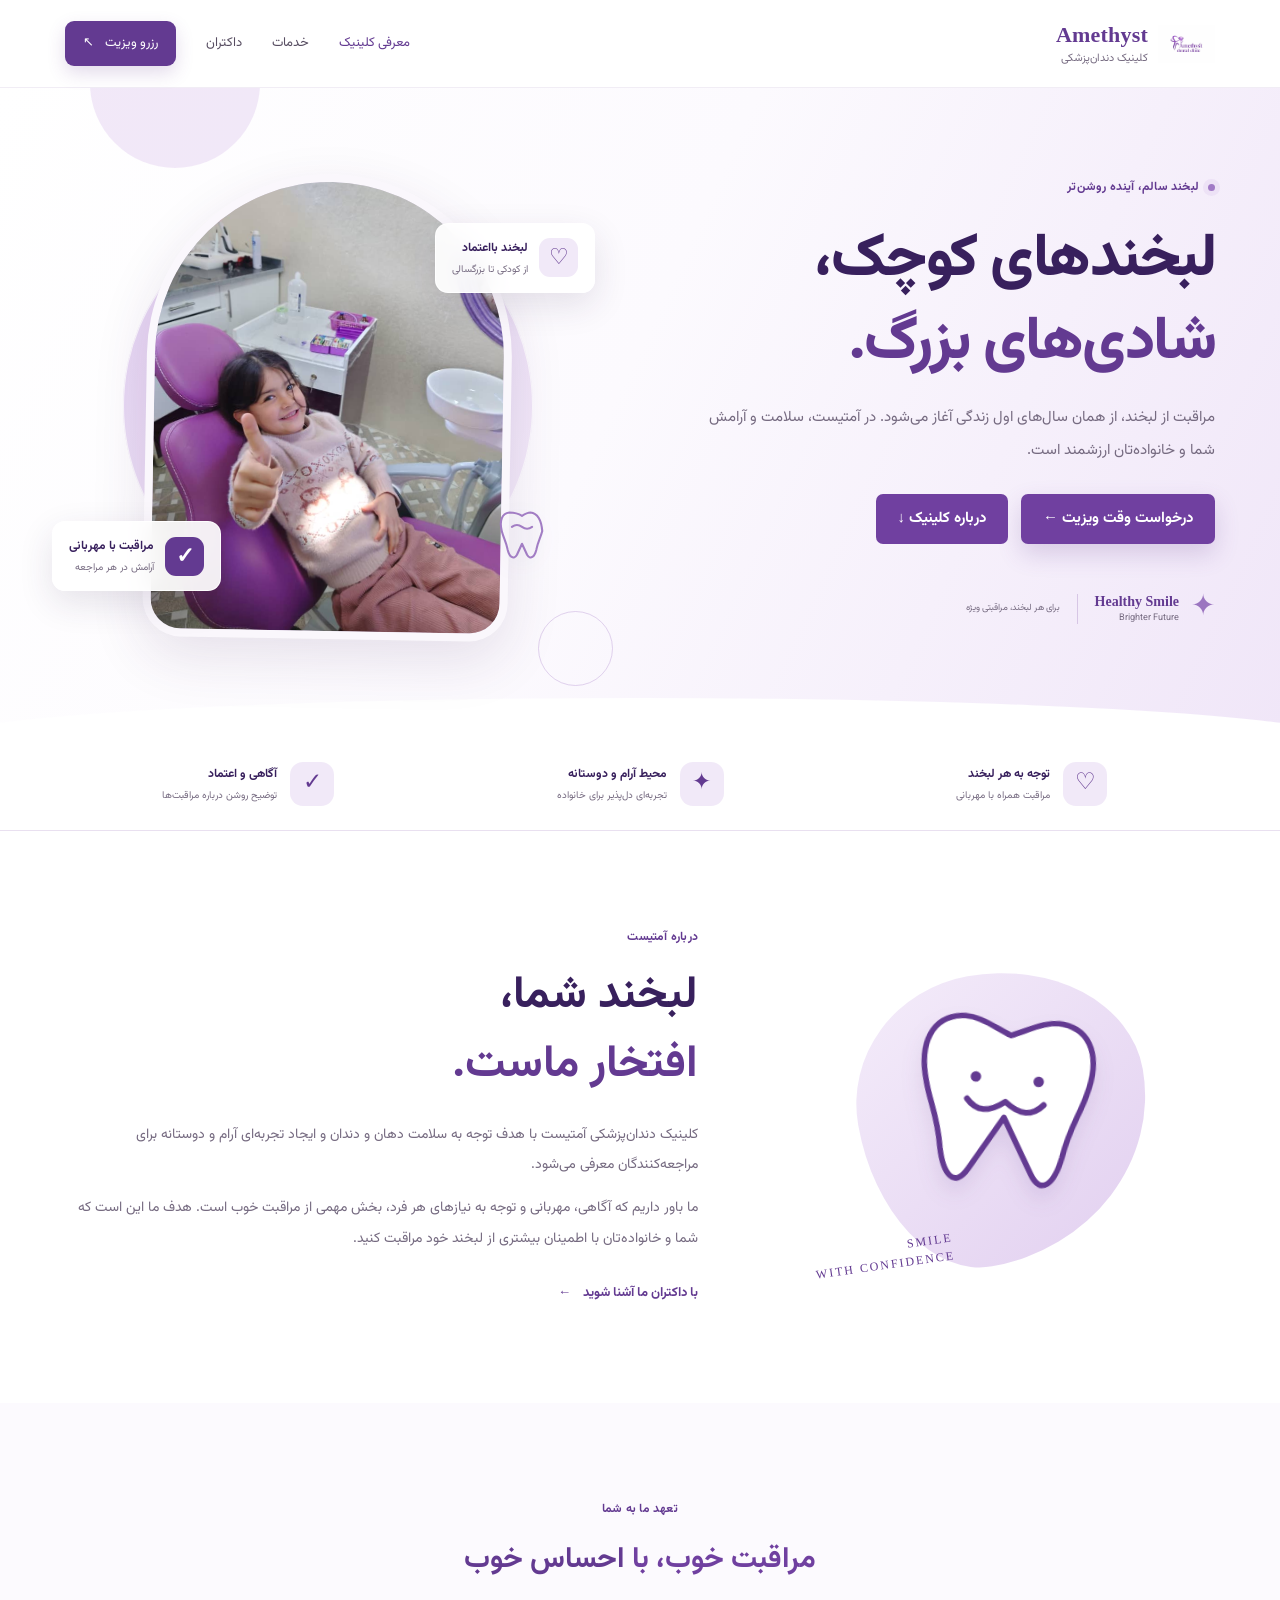
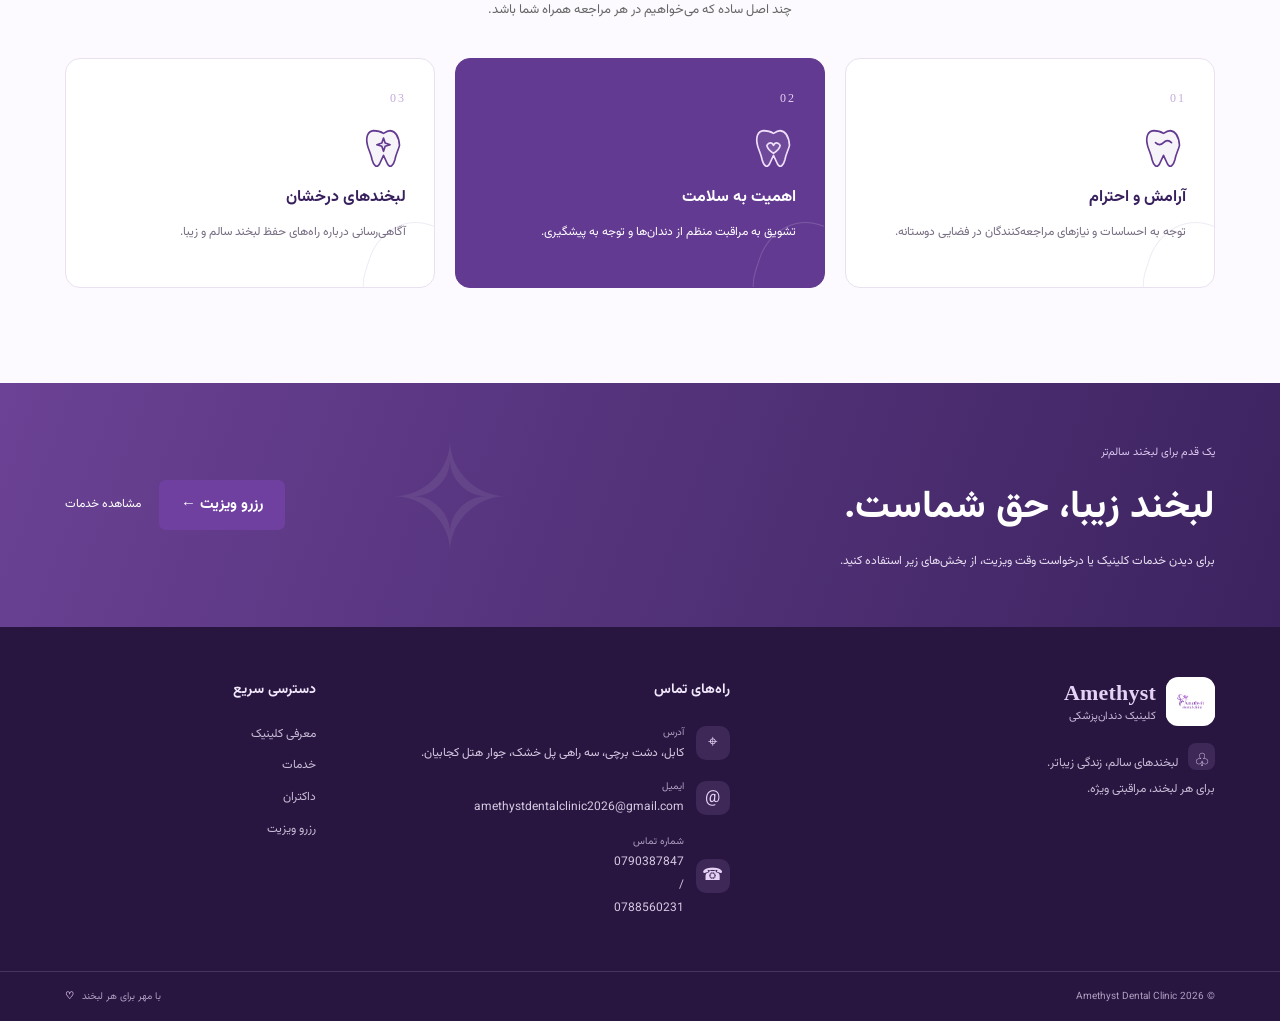
<file: index.html>
<!DOCTYPE html>
<html lang="fa" dir="rtl">
<head>
  <meta charset="UTF-8">
  <meta name="viewport" content="width=device-width, initial-scale=1.0">
  <meta name="description" content="کلینیک دندان‌پزشکی آمتیست؛ لبخندهای سالم، زندگی زیباتر..">
  <title>Amethyst | کلینیک دندان‌پزشکی</title>
  <link rel="stylesheet" href="style.css">
</head>
<body>
  <header class="site-header">
    <div class="container nav-wrap">
      <a class="brand" href="index.html" aria-label="صفحه اصلی آمتیست">
        <img src="images/logo-reference.jpg" alt="لوگوی کلینیک دندان‌پزشکی آمتیست">
        <span class="brand-text"><strong>Amethyst</strong><small>کلینیک دندان‌پزشکی</small></span>
      </a>
      <button class="menu-toggle" id="menuToggle" aria-label="باز کردن منو" aria-expanded="false">☰</button>
      <nav class="nav-links" id="navLinks">
        <a class="active" href="index.html">معرفی کلینیک</a>
        <a href="services.html">خدمات</a>
        <a href="doctors.html">داکتران</a>
        <a class="nav-cta" href="appointment.html">رزرو ویزیت <span>↖</span></a>
      </nav>
    </div>
  </header>

  <main>
    <section class="hero">
      <div class="hero-orb orb-one"></div><div class="hero-orb orb-two"></div>
      <div class="container hero-grid">
        <div class="hero-copy">
          <div class="eyebrow"><span class="eyebrow-dot"></span> لبخند سالم، آینده روشن‌تر</div>
          <h1>لبخندهای کوچک،<br><em>شادی‌های بزرگ.</em></h1>
          <p class="hero-lead">مراقبت از لبخند، از همان سال‌های اول زندگی آغاز می‌شود. در آمتیست، سلامت و آرامش شما و خانواده‌تان ارزشمند است.</p>
          <div class="hero-actions">
            <a class="button button-primary" href="appointment.html">درخواست وقت ویزیت <span>←</span></a>
            <a class="button button-quiet" href="#about">درباره کلینیک <span>↓</span></a>
          </div>
          <div class="hero-note"><span class="sparkle">✦</span><span><strong>Healthy Smile</strong><small>Brighter Future</small></span><i>—</i><small>برای هر لبخند، مراقبتی ویژه</small></div>
        </div>
        <div class="hero-visual">
          <div class="image-halo"></div>
          <div class="hero-image-frame"><img src="images/hero-child.jpg" alt="لبخند کودک؛ نماد اهمیت مراقبت از دندان‌های کودکان"></div>
          <div class="floating-card card-top"><span class="mini-tooth">♡</span><span><strong>لبخند بااعتماد</strong><small>از کودکی تا بزرگسالی</small></span></div>
          <div class="floating-card card-bottom"><span class="check-mark">✓</span><span><strong>مراقبت با مهربانی</strong><small>آرامش در هر مراجعه</small></span></div>
          <div class="decor-star tooth-sparkle" aria-hidden="true">
            <svg viewBox="0 0 64 72" role="img" aria-label="شکل دندان">
              <path d="M17 7C8 8 5 17 8 29c2 8 5 12 7 22 2 8 7 13 11 6l6-13 6 13c4 7 9 2 11-6 2-10 5-14 7-22C55 17 51 8 42 7c-4 0-7 2-10 4-3-2-7-4-15-4Z"/>
              <path d="M20 24c4-3 8-3 12 0s8 3 12 0"/>
            </svg>
          </div>
        </div>
      </div>
      <div class="hero-wave"></div>
    </section>

    <section class="promise-strip">
      <div class="container promise-grid">
        <div><span class="promise-icon">♡</span><span><strong>توجه به هر لبخند</strong><small>مراقبت همراه با مهربانی</small></span></div>
        <div><span class="promise-icon">✦</span><span><strong>محیط آرام و دوستانه</strong><small>تجربه‌ای دل‌پذیر برای خانواده</small></span></div>
        <div><span class="promise-icon">✓</span><span><strong>آگاهی و اعتماد</strong><small>توضیح روشن درباره مراقبت‌ها</small></span></div>
      </div>
    </section>

    <section class="about section-pad" id="about">
      <div class="container about-grid">
        <div class="about-art">
          <div class="about-blob"></div>
          <div class="tooth-art" aria-hidden="true">
            <svg viewBox="0 0 120 140">
              <path d="M31 10C14 12 8 28 14 49c3 12 8 19 11 37 3 15 10 23 17 11l18-31 18 31c7 12 14 4 17-11 3-18 8-25 11-37 6-21 0-37-17-39-10-1-19 5-29 9-10-4-19-10-29-9Z"/>
              <path class="tooth-smile" d="M38 57c6 7 13 7 22 0 9 7 16 7 22 0"/>
              <circle class="tooth-eye" cx="42" cy="44" r="3"/>
              <circle class="tooth-eye" cx="78" cy="44" r="3"/>
            </svg>
          </div>
          <span class="art-caption">SMILE<br>WITH CONFIDENCE</span>
        </div>
        <div class="about-copy">
          <div class="eyebrow">درباره آمتیست</div>
          <h2>لبخند شما،<br><em>افتخار ماست.</em></h2>
          <p>کلینیک دندان‌پزشکی آمتیست با هدف توجه به سلامت دهان و دندان و ایجاد تجربه‌ای آرام و دوستانه برای مراجعه‌کنندگان معرفی می‌شود.</p>
          <p>ما باور داریم که آگاهی، مهربانی و توجه به نیازهای هر فرد، بخش مهمی از مراقبت خوب است. هدف ما این است که شما و خانواده‌تان با اطمینان بیشتری از لبخند خود مراقبت کنید.</p>
          <a href="doctors.html" class="inline-link">با داکتران ما آشنا شوید <span>←</span></a>
        </div>
      </div>
    </section>

    <section class="care-section section-pad">
      <div class="container">
        <div class="section-heading">
          <div class="eyebrow">تعهد ما به شما</div>
          <h2>مراقبت خوب، با <em>احساس خوب</em></h2>
          <p>چند اصل ساده که می‌خواهیم در هر مراجعه همراه شما باشد.</p>
        </div>
        <div class="care-cards">
          <article class="care-card"><div class="care-number">01</div><div class="care-symbol dental-symbol" aria-hidden="true">
              <svg viewBox="0 0 64 72"><path d="M17 7C8 8 5 17 8 29c2 8 5 12 7 22 2 8 7 13 11 6l6-13 6 13c4 7 9 2 11-6 2-10 5-14 7-22C55 17 51 8 42 7c-4 0-7 2-10 4-3-2-7-4-15-4Z"/><path d="M20 25c4 4 8 4 12 0s8-4 12 0"/></svg>
            </div><h3>آرامش و احترام</h3><p>توجه به احساسات و نیازهای مراجعه‌کنندگان در فضایی دوستانه.</p></article>
          <article class="care-card featured"><div class="care-number">02</div><div class="care-symbol dental-symbol" aria-hidden="true">
              <svg viewBox="0 0 64 72"><path d="M17 7C8 8 5 17 8 29c2 8 5 12 7 22 2 8 7 13 11 6l6-13 6 13c4 7 9 2 11-6 2-10 5-14 7-22C55 17 51 8 42 7c-4 0-7 2-10 4-3-2-7-4-15-4Z"/><path d="M22 29c3-5 8-5 10 0 2-5 7-5 10 0-1 6-7 10-10 12-3-2-9-6-10-12Z"/></svg>
            </div><h3>اهمیت به سلامت</h3><p>تشویق به مراقبت منظم از دندان‌ها و توجه به پیشگیری.</p></article>
          <article class="care-card"><div class="care-number">03</div><div class="care-symbol dental-symbol" aria-hidden="true">
              <svg viewBox="0 0 64 72"><path d="M17 7C8 8 5 17 8 29c2 8 5 12 7 22 2 8 7 13 11 6l6-13 6 13c4 7 9 2 11-6 2-10 5-14 7-22C55 17 51 8 42 7c-4 0-7 2-10 4-3-2-7-4-15-4Z"/><path d="m32 18 2.5 7.5L42 28l-7.5 2.5L32 38l-2.5-7.5L22 28l7.5-2.5Z"/></svg>
            </div><h3>لبخندهای درخشان</h3><p>آگاهی‌رسانی درباره راه‌های حفظ لبخند سالم و زیبا.</p></article>
        </div>
      </div>
    </section>

    <section class="cta-section">
      <div class="container cta-inner">
        <div class="cta-decoration">✧</div>
        <div><span class="cta-kicker">یک قدم برای لبخند سالم‌تر</span><h2>لبخند زیبا، حق شماست.</h2><p>برای دیدن خدمات کلینیک یا درخواست وقت ویزیت، از بخش‌های زیر استفاده کنید.</p></div>
        <div class="cta-actions"><a class="button button-white" href="appointment.html">رزرو ویزیت <span>←</span></a><a class="cta-secondary" href="services.html">مشاهده خدمات</a></div>
      </div>
    </section>
  </main>

  <footer class="site-footer">
    <div class="container footer-grid">
      <div class="footer-brand">
        <a class="brand brand-footer" href="index.html"><img src="images/logo-reference.jpg" alt=""><span class="brand-text"><strong>Amethyst</strong><small>کلینیک دندان‌پزشکی</small></span></a>
        <p><span class="footer-tooth" aria-hidden="true">♧</span> لبخندهای سالم، زندگی زیباتر.<br>برای هر لبخند، مراقبتی ویژه.</p>
      </div>
      <div class="footer-contact">
        <h3>راه‌های تماس</h3>
        <p><span class="contact-icon">⌖</span><span><small>آدرس</small>کابل، دشت برچی، سه راهی پل خشک، جوار هتل کجابیان.</span></p>
        <p><span class="contact-icon">@</span><span><small>ایمیل</small><a href="amethystdentalclinic2026@gmail.com">amethystdentalclinic2026@gmail.com</a></span></p>
        <p><span class="contact-icon">☎</span><span><small>شماره تماس</small><a href="tel:0790387847">0790387847</a> / <a href="tel:0788560231">0788560231</a></span></p>
      </div>
      <div class="footer-nav">
        <h3>دسترسی سریع</h3>
        <a href="index.html">معرفی کلینیک</a><a href="services.html">خدمات</a><a href="doctors.html">داکتران</a><a href="appointment.html">رزرو ویزیت</a>
      </div>
    </div>
    <div class="footer-bottom"><div class="container"><span>© <span id="currentYear"></span> Amethyst Dental Clinic</span><span>با مهر برای هر لبخند <b>♡</b></span></div></div>
  </footer>
  <script src="script.js"></script>
</body>
</html>
</file>
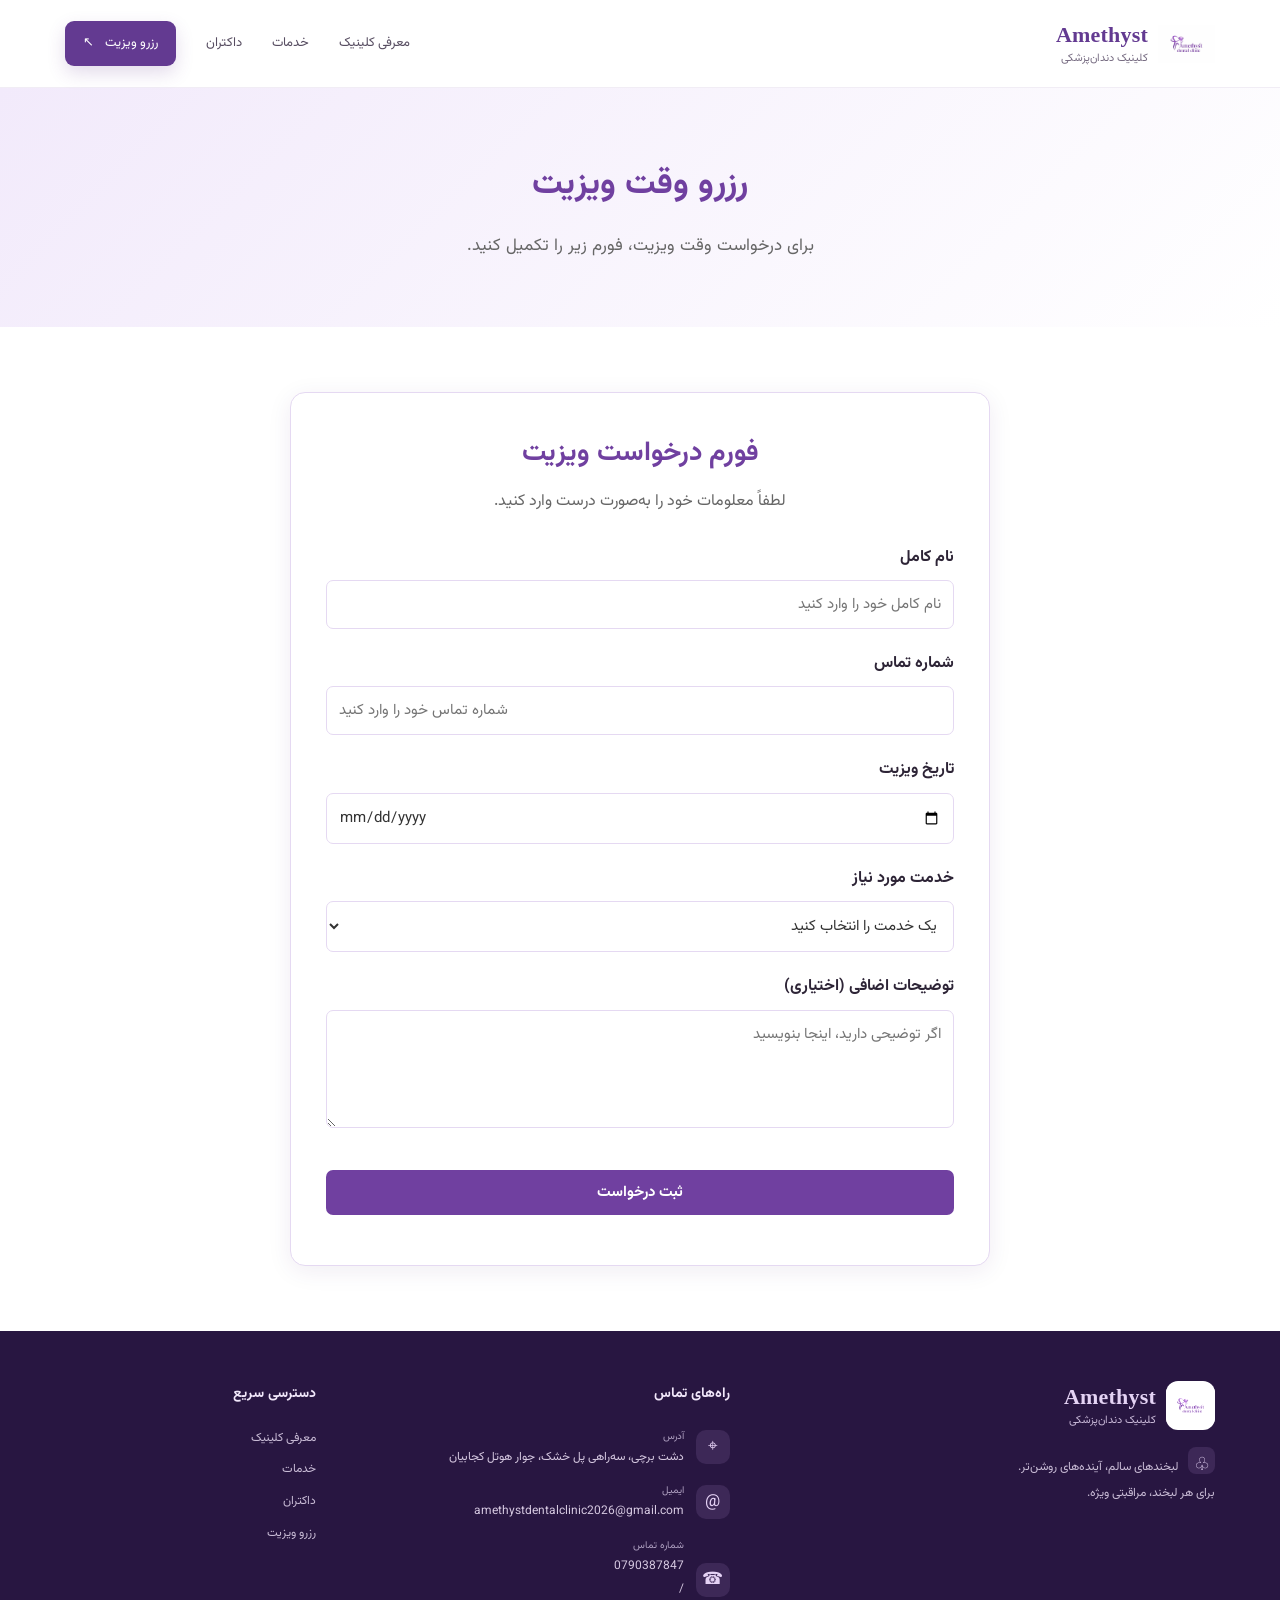
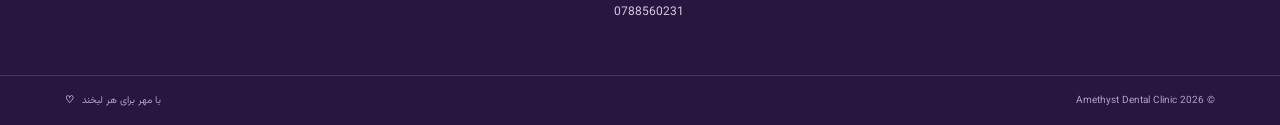
<file: appointment.html>
<!DOCTYPE html>
<html lang="fa" dir="rtl">

<head>
    <meta charset="UTF-8">
    <meta name="viewport" content="width=device-width, initial-scale=1.0">

    <title>رزرو ویزیت | Amethyst Dental Clinic</title>

    <link rel="stylesheet" href="style.css">
</head>

<body>



<header class="site-header">
  <div class="container nav-wrap">
    <a class="brand" href="index.html" aria-label="صفحه اصلی آمتیست">
      <img src="images/logo-reference.jpg" alt="لوگوی کلینیک دندان‌پزشکی آمتیست">
      <span class="brand-text">
        <strong>Amethyst</strong>
        <small>کلینیک دندان‌پزشکی</small>
      </span>
    </a>

    <button class="menu-toggle" id="menuToggle" aria-label="باز کردن منو" aria-expanded="false">☰</button>

    <nav class="nav-links" id="navLinks">
      <a href="index.html">معرفی کلینیک</a>
      <a href="services.html">خدمات</a>
      <a href="doctors.html">داکتران</a>
      <a class="nav-cta" href="appointment.html">رزرو ویزیت <span>↖</span></a>
    </nav>
  </div>
</header>

    <!-- Appointment Section -->
    <main>

        <section class="page-hero">
            <div class="container">

                <h1>رزرو وقت ویزیت</h1>

                <p>
                    برای درخواست وقت ویزیت، فورم زیر را تکمیل کنید.
                </p>

            </div>
        </section>


        <section class="appointment-section">

            <div class="container">

                <div class="appointment-card">

                    <h2>فورم درخواست ویزیت</h2>

                    <p class="form-description">
                        لطفاً معلومات خود را به‌صورت درست وارد کنید.
                    </p>


                    <form id="appointmentForm">

                        <!-- Full Name -->
                        <div class="form-group">

                            <label for="fullName">
                                نام کامل
                            </label>

                            <input
                                type="text"
                                id="fullName"
                                name="fullName"
                                placeholder="نام کامل خود را وارد کنید"
                                required
                                minlength="3"
                            >

                        </div>


                        <!-- Phone Number -->
                        <div class="form-group">

                            <label for="phone">
                                شماره تماس
                            </label>

                            <input
                                type="tel"
                                id="phone"
                                name="phone"
                                placeholder="شماره تماس خود را وارد کنید"
                                required
                            >

                        </div>


                        <!-- Appointment Date -->
                        <div class="form-group">

                            <label for="appointmentDate">
                                تاریخ ویزیت
                            </label>

                            <input
                                type="date"
                                id="appointmentDate"
                                name="appointmentDate"
                                required
                            >

                        </div>


                        <!-- Service Selection -->
                        <div class="form-group">

                            <label for="service">
                                خدمت مورد نیاز
                            </label>

                            <select
                                id="service"
                                name="service"
                                required
                            >

                                <option value="">
                                    یک خدمت را انتخاب کنید
                                </option>

                                <option value="examination">
                                    معاینه دندان
                                </option>

                                <option value="cleaning">
                                    پاک‌کاری دندان
                                </option>

                                <option value="whitening">
                                    سفیدسازی دندان
                                </option>

                                <option value="other">
                                    سایر خدمات
                                </option>

                            </select>

                        </div>


                        <!-- Additional Message -->
                        <div class="form-group">

                            <label for="message">
                                توضیحات اضافی (اختیاری)
                            </label>

                            <textarea
                                id="message"
                                name="message"
                                rows="4"
                                placeholder="اگر توضیحی دارید، اینجا بنویسید"
                            ></textarea>

                        </div>


                        <!-- Submit Button -->
                        <button type="submit" class="button submit-button">
                            ثبت درخواست
                        </button>


                        <!-- Form Feedback -->
                        <p
                            id="formMessage"
                            class="form-message"
                            role="status"
                            aria-live="polite"
                        ></p>

                    </form>

                </div>

            </div>

        </section>

    </main>


    <footer class="site-footer">
  <div class="container footer-grid">
    <div class="footer-brand">
      <a class="brand brand-footer" href="index.html">
        <img src="images/logo-reference.jpg" alt="">
        <span class="brand-text">
          <strong>Amethyst</strong>
          <small>کلینیک دندان‌پزشکی</small>
        </span>
      </a>

      <p>
        <span class="footer-tooth" aria-hidden="true">♧</span>
        لبخندهای سالم، آینده‌های روشن‌تر.<br>
        برای هر لبخند، مراقبتی ویژه.
      </p>
    </div>

    <div class="footer-contact">
      <h3>راه‌های تماس</h3>

      <p>
        <span class="contact-icon">⌖</span>
        <span><small>آدرس</small>دشت برچی، سه‌راهی پل خشک، جوار هوتل کجابیان</span>
      </p>

      <p>
        <span class="contact-icon">@</span>
        <span>
          <small>ایمیل</small>
          <a href="mailto:amethystdentalclinic2026@gmail.com">amethystdentalclinic2026@gmail.com</a>
        </span>
      </p>

      <p>
        <span class="contact-icon">☎</span>
        <span>
          <small>شماره تماس</small>
          <a href="tel:0790387847">0790387847</a> /
          <a href="tel:0788560231">0788560231</a>
        </span>
      </p>
    </div>

    <div class="footer-nav">
      <h3>دسترسی سریع</h3>
      <a href="index.html">معرفی کلینیک</a>
      <a href="services.html">خدمات</a>
      <a href="doctors.html">داکتران</a>
      <a href="appointment.html">رزرو ویزیت</a>
    </div>
  </div>

  <div class="footer-bottom">
    <div class="container">
      <span>© <span id="currentYear"></span> Amethyst Dental Clinic</span>
      <span>با مهر برای هر لبخند <b>♡</b></span>
    </div>
  </div>
    </footer>

    <script src="script.js"></script>
</body>
</html>
</file>
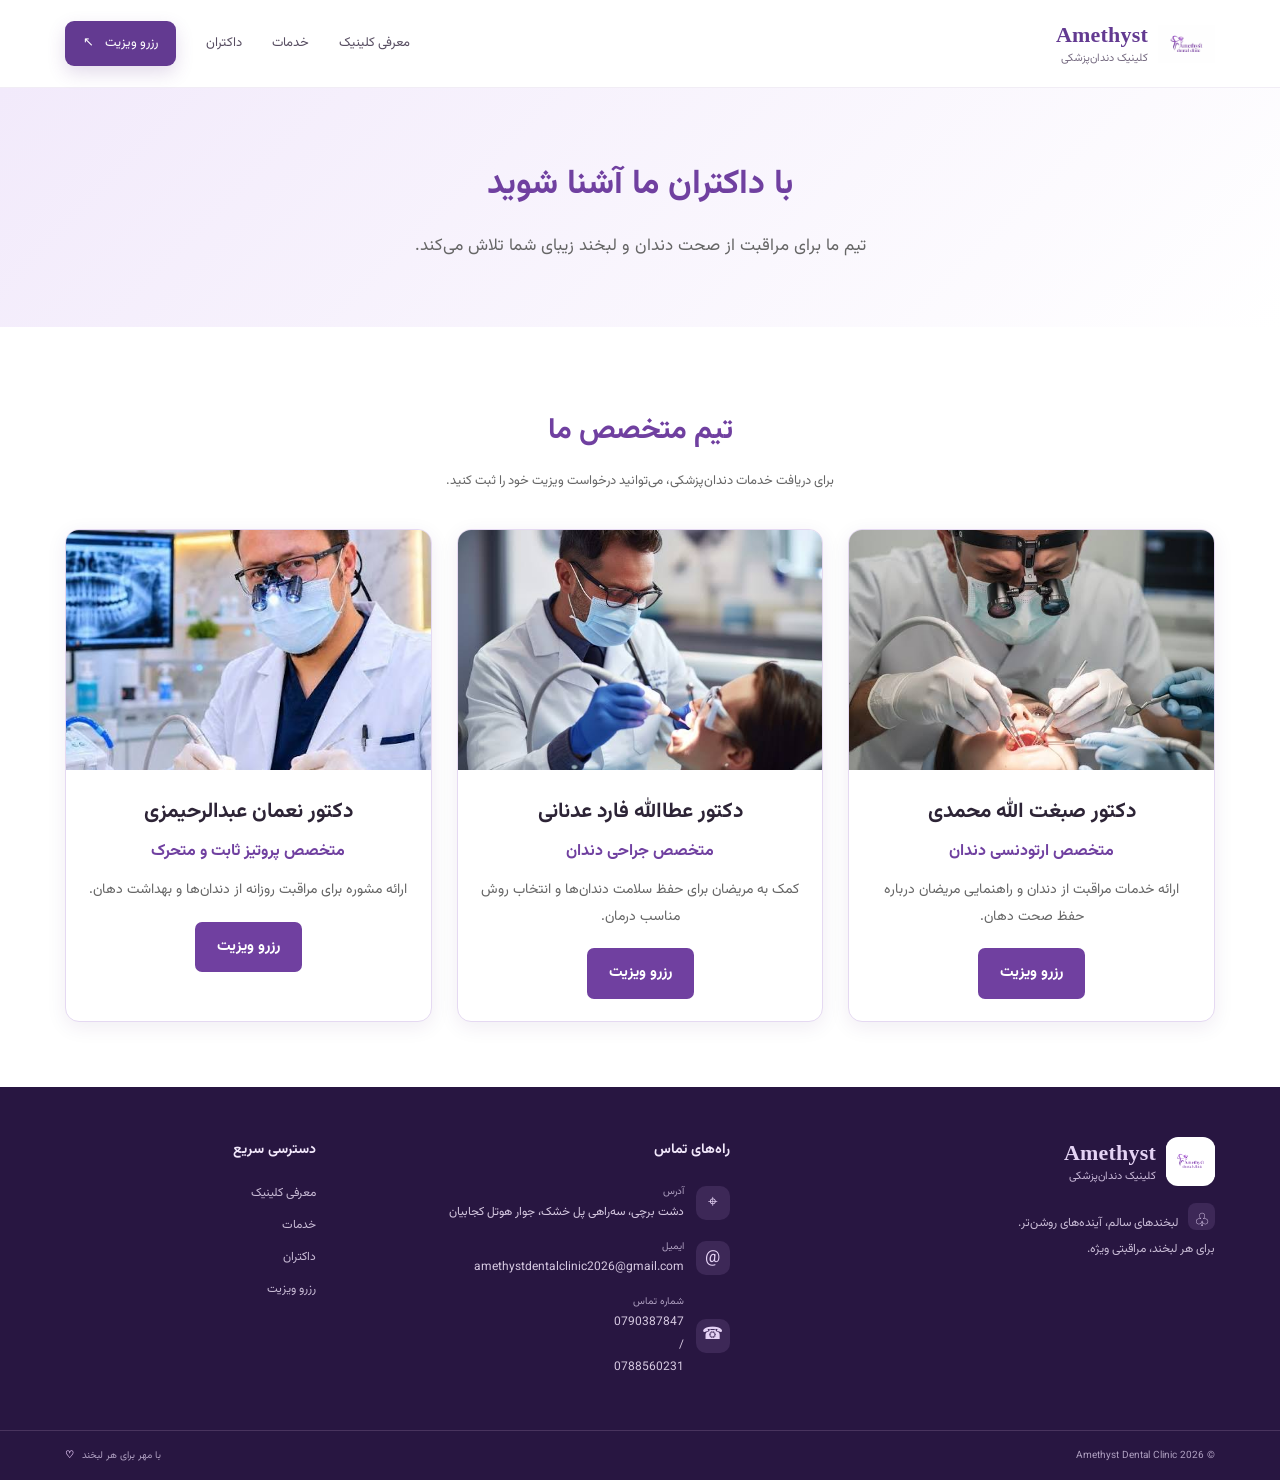
<file: doctors.html>
<!DOCTYPE html>
<html lang="fa" dir="rtl">
<head>
    <meta charset="UTF-8">
    <meta name="viewport" content="width=device-width, initial-scale=1.0">

    <title>داکتران ما | Amethyst Dental Clinic</title>
    
    <link rel="stylesheet" href="style.css">
</head>

<body>

<header class="site-header">
  <div class="container nav-wrap">
    <a class="brand" href="index.html" aria-label="صفحه اصلی آمتیست">
      <img src="images/logo-reference.jpg" alt="لوگوی کلینیک دندان‌پزشکی آمتیست">
      <span class="brand-text">
        <strong>Amethyst</strong>
        <small>کلینیک دندان‌پزشکی</small>
      </span>
    </a>

    <button class="menu-toggle" id="menuToggle" aria-label="باز کردن منو" aria-expanded="false">☰</button>
    <nav class="nav-links" id="navLinks">
      <a href="index.html">معرفی کلینیک</a>
      <a href="services.html">خدمات</a>
      <a href="doctors.html">داکتران</a>
      <a class="nav-cta" href="appointment.html">رزرو ویزیت <span>↖</span></a>
    </nav>
  </div>
</header>
    <!-- Doctors Section -->
    <main>

        <section class="page-hero">
            <div class="container">
                <h1>با داکتران ما آشنا شوید</h1>

                <p>
                    تیم ما برای مراقبت از صحت دندان و لبخند زیبای شما تلاش می‌کند.
                </p>
            </div>
        </section>


        <section class="doctors-section">
            <div class="container">

                <div class="section-heading">
                    <h2>تیم متخصص ما</h2>

                    <p>
                        برای دریافت خدمات دندان‌پزشکی، می‌توانید درخواست
                        ویزیت خود را ثبت کنید.
                    </p>
                </div>


                <div class="doctors-grid">

                    <!-- Doctor 1 -->
                    <article class="doctor-card">

                        <img
                            src="images/images (7).jpeg"
                            alt="عکس داکتر اول"
                            class="doctor-image"
                        >

                        <div class="doctor-info">

                            <h3>دکتور صبغت الله محمدی </h3>

                            <p class="doctor-specialty">
                               متخصص ارتودنسی دندان 
                            </p>

                            <p>
                                ارائه خدمات مراقبت از دندان و راهنمایی
                                مریضان درباره حفظ صحت دهان.
                            </p>

                            <a
                                href="appointment.html"
                                class="button"
                            >
                                رزرو ویزیت
                            </a>

                        </div>
                    </article>


                    <!-- Doctor 2 -->
                    <article class="doctor-card">

                        <img
                            src="images/images (10).jpeg"
                            alt="عکس داکتر دوم"
                            class="doctor-image"
                        >

                        <div class="doctor-info">

                            <h3>دکتور عطاالله فارد عدنانی </h3>

                            <p class="doctor-specialty">
                                متخصص جراحی دندان 
                            </p>

                            <p>
                                کمک به مریضان برای حفظ سلامت دندان‌ها
                                و انتخاب روش مناسب درمان.
                            </p>

                            <a
                                href="appointment.html"
                                class="button"
                            >
                                رزرو ویزیت
                            </a>

                        </div>
                    </article>


                    <!-- Doctor 3 -->
                    <article class="doctor-card">

                        <img
                            src="images/images (5).jpeg"
                            alt="عکس داکتر سوم"
                            class="doctor-image"
                        >

                        <div class="doctor-info">

                            <h3>دکتور نعمان عبدالرحیمزی </h3>

                            <p class="doctor-specialty">
                                متخصص پروتیز ثابت و متحرک 
                            </p>

                            <p>
                                ارائه مشوره برای مراقبت روزانه از دندان‌ها
                                و بهداشت دهان.
                            </p>

                            <a
                                href="appointment.html"
                                class="button"
                            >
                                رزرو ویزیت
                            </a>

                        </div>
                    </article>

                </div>

            </div>
        </section>

    </main>


<footer class="site-footer">
  <div class="container footer-grid">
    <div class="footer-brand">
      <a class="brand brand-footer" href="index.html">
        <img src="images/logo-reference.jpg" alt="">
        <span class="brand-text">
          <strong>Amethyst</strong>
          <small>کلینیک دندان‌پزشکی</small>
        </span>
      </a>

      <p>
        <span class="footer-tooth" aria-hidden="true">♧</span>
        لبخندهای سالم، آینده‌های روشن‌تر.<br>
        برای هر لبخند، مراقبتی ویژه.
      </p>
    </div>

    <div class="footer-contact">
      <h3>راه‌های تماس</h3>

      <p>
        <span class="contact-icon">⌖</span>
        <span><small>آدرس</small>دشت برچی، سه‌راهی پل خشک، جوار هوتل کجابیان</span>
      </p>

      <p>
        <span class="contact-icon">@</span>
        <span>
          <small>ایمیل</small>
          <a href="mailto:amethystdentalclinic2026@gmail.com">amethystdentalclinic2026@gmail.com</a>
        </span>
      </p>

      <p>
        <span class="contact-icon">☎</span>
        <span>
          <small>شماره تماس</small>
          <a href="tel:0790387847">0790387847</a> /
          <a href="tel:0788560231">0788560231</a>
        </span>
      </p>
    </div>

    <div class="footer-nav">
      <h3>دسترسی سریع</h3>
      <a href="index.html">معرفی کلینیک</a>
      <a href="services.html">خدمات</a>
      <a href="doctors.html">داکتران</a>
      <a href="appointment.html">رزرو ویزیت</a>
    </div>
  </div>

  <div class="footer-bottom">
    <div class="container">
      <span>© <span id="currentYear"></span> Amethyst Dental Clinic</span>
      <span>با مهر برای هر لبخند <b>♡</b></span>
    </div>
  </div>
</footer>
    <script src="script.js"></script>
</body>
</html>
</file>
<file: style.css>
@import url('https://fonts.googleapis.com/css2?family=Vazirmatn:wght@300;400;500;600;700;800&display=swap');

:root{--purple:#633A91;--purple-deep:#38205D;--purple-dark:#2D194D;--lilac:#F1E9F8;--lilac-2:#E5D6F0;--ink:#2D2436;--muted:#766B81;--white:#fff;--line:#E9E0F0;--shadow:0 20px 55px rgba(65,37,91,.12)}
*{box-sizing:border-box;margin:0;padding:0}
html{scroll-behavior:smooth}
body{font-family:'Vazirmatn',Tahoma,Arial,sans-serif;color:var(--ink);background:#fff;line-height:1.9;overflow-x:hidden}
a{text-decoration:none;color:inherit}
img{display:block;max-width:100%}
.container{width:min(1160px,90%);margin-inline:auto}
.site-header{height:88px;background:rgba(255,255,255,.94);backdrop-filter:blur(16px);position:sticky;top:0;z-index:100;border-bottom:1px solid rgba(99,58,145,.09)}
.nav-wrap{height:100%;display:flex;align-items:center;justify-content:space-between;gap:28px}
.brand{display:flex;align-items:center;gap:10px;min-width:max-content}
.brand img{width:57px;height:57px;object-fit:contain;border-radius:12px}
.brand-text{display:flex;flex-direction:column;line-height:1.4}
.brand-text strong{font-family:Georgia,serif;font-size:22px;color:var(--purple);letter-spacing:.2px}
.brand-text small{font-size:11px;color:var(--muted)}
.nav-links{display:flex;align-items:center;gap:30px}
.nav-links>a{font-size:13px;color:#574D61;transition:.2s}
.nav-links>a:hover,.nav-links>a.active{color:var(--purple)}
.nav-links .nav-cta{background:var(--purple);color:#fff;padding:10px 18px;border-radius:9px;box-shadow:0 7px 18px rgba(99,58,145,.18)}
.nav-cta span{margin-right:8px}
.menu-toggle{display:none;border:0;background:var(--lilac);color:var(--purple);font-size:24px;width:43px;height:43px;border-radius:10px;cursor:pointer}
.hero{position:relative;isolation:isolate;overflow:hidden;background:linear-gradient(115deg,#fff 0%,#FCFAFE 48%,#F0E6F8 100%);padding:68px 0 82px}
.hero-grid{display:grid;grid-template-columns:1.03fr .97fr;align-items:center;gap:65px;position:relative;z-index:2}
.eyebrow{display:flex;align-items:center;gap:9px;color:var(--purple);font-size:12px;font-weight:700;letter-spacing:.2px}
.eyebrow-dot{width:7px;height:7px;border-radius:50%;background:#A17AC6;box-shadow:0 0 0 5px #EDE2F6}
.hero h1{font-size:clamp(38px,4.7vw,64px);line-height:1.38;color:var(--purple-deep);font-weight:800;letter-spacing:-1.5px;margin:20px 0 16px}
.hero h1 em,.about-copy h2 em,.section-heading h2 em{font-style:normal;color:var(--purple)}
.hero-lead{font-size:15px;color:var(--muted);max-width:510px;line-height:2.2}
.hero-actions{display:flex;align-items:center;gap:13px;margin-top:27px;flex-wrap:wrap}
.button{display:inline-flex;align-items:center;justify-content:center;gap:14px;padding:12px 20px;border-radius:9px;font-size:13px;font-weight:700;transition:transform .2s,background .2s;cursor:pointer}
.button:hover{transform:translateY(-2px)}
.button-primary{background:var(--purple);color:#fff;box-shadow:0 10px 25px rgba(99,58,145,.2)}
.button-primary:hover{background:var(--purple-deep)}
.button-quiet{color:var(--purple);background:rgba(255,255,255,.65);border:1px solid var(--line)}
.hero-note{display:flex;align-items:center;gap:12px;margin-top:37px;color:var(--muted);font-size:11px}
.sparkle{font-size:29px;color:#9B75C0}
.hero-note span:nth-child(2){display:flex;flex-direction:column;line-height:1.5}
.hero-note strong{font-family:Georgia,serif;font-size:14px;color:var(--purple)}
.hero-note i{height:30px;width:1px;background:#D7C6E5;font-size:0;margin:0 5px}
.hero-visual{position:relative;min-height:500px;display:flex;align-items:center;justify-content:center}
.image-halo{position:absolute;width:410px;height:410px;border-radius:50%;background:linear-gradient(145deg,#E2CFF1,#F7F0FB);right:50%;top:50%;transform:translate(50%,-50%);box-shadow:inset 0 0 0 1px rgba(255,255,255,.8)}
.hero-image-frame{position:relative;width:min(365px,78%);height:465px;border-radius:190px 190px 40px 40px;overflow:hidden;border:8px solid rgba(255,255,255,.8);box-shadow:var(--shadow);transform:rotate(1deg);background:#e5d7ef}
.hero-image-frame img{width:100%;height:100%;object-fit:cover;object-position:center 35%}
.floating-card{position:absolute;z-index:3;display:flex;align-items:center;gap:11px;padding:13px 16px;border:1px solid rgba(255,255,255,.9);background:rgba(255,255,255,.92);backdrop-filter:blur(12px);border-radius:13px;box-shadow:0 12px 35px rgba(53,32,77,.12)}
.floating-card strong,.floating-card small{display:block;white-space:nowrap}
.floating-card strong{font-size:12px;color:var(--purple-deep)}
.floating-card small{font-size:10px;color:var(--muted)}
.card-top{top:67px;right:-4px}.card-bottom{bottom:65px;left:-13px}
.mini-tooth,.check-mark{display:grid;place-items:center;width:39px;height:39px;background:var(--lilac);color:var(--purple);font-size:22px;border-radius:11px}
.check-mark{background:var(--purple);color:white;font-weight:800}
.decor-star{position:absolute;right:8%;bottom:12%;font-size:40px;color:#A27DC4}
.hero-orb{position:absolute;border-radius:50%;z-index:-1;opacity:.55}
.orb-one{width:170px;height:170px;background:#E7D8F2;top:-90px;left:7%}
.orb-two{width:75px;height:75px;border:1px solid #C9B0DF;bottom:8%;left:42%}
.hero-wave{position:absolute;bottom:-45px;right:-5%;width:110%;height:85px;border-radius:50% 50% 0 0;background:#fff;z-index:1}
.promise-strip{position:relative;z-index:3;background:#fff;padding:24px 0;border-bottom:1px solid var(--line)}
.promise-grid{display:grid;grid-template-columns:repeat(3,1fr);gap:25px}
.promise-grid>div{display:flex;align-items:center;justify-content:center;gap:13px}
.promise-icon{display:grid;place-items:center;width:44px;height:44px;flex-shrink:0;border-radius:13px;background:var(--lilac);color:var(--purple);font-size:23px}
.promise-grid strong,.promise-grid small{display:block}
.promise-grid strong{font-size:12px;color:var(--purple-deep)}
.promise-grid small{font-size:10px;color:var(--muted)}
.section-pad{padding:95px 0}
.about-grid{display:grid;grid-template-columns:.8fr 1.2fr;gap:95px;align-items:center}
.about-art{min-height:350px;position:relative;display:grid;place-items:center}
.about-blob{position:absolute;width:290px;height:290px;border-radius:46% 54% 63% 37% / 44% 42% 58% 56%;background:linear-gradient(145deg,#F4ECFA,#E2D0F0);transform:rotate(-10deg)}
.tooth-art{position:relative;display:grid;place-items:center;width:200px;height:220px;border:3px solid var(--purple);border-radius:45% 45% 38% 38%;font-size:120px;color:var(--purple);background:rgba(255,255,255,.45);transform:rotate(8deg)}
.art-caption{position:absolute;bottom:18px;left:5%;font-family:Georgia,serif;font-size:12px;letter-spacing:2px;line-height:1.5;color:var(--purple);transform:rotate(-8deg)}
.about-copy h2{font-size:clamp(32px,3.5vw,46px);line-height:1.55;margin:13px 0 19px;color:var(--purple-deep)}
.about-copy p{font-size:14px;color:var(--muted);margin:12px 0;line-height:2.2}
.inline-link{display:inline-flex;gap:12px;align-items:center;margin-top:14px;color:var(--purple);font-weight:700;font-size:13px}
.inline-link span{transition:transform .2s}.inline-link:hover span{transform:translateX(-5px)}
.care-section{background:#FCFAFE}
.section-heading{text-align:center;max-width:650px;margin:0 auto 42px}
.section-heading .eyebrow{justify-content:center}
.section-heading h2{font-size:clamp(27px,3vw,38px);color:var(--purple-deep);margin:12px 0}
.section-heading p{font-size:13px;color:var(--muted)}
.care-cards{display:grid;grid-template-columns:repeat(3,1fr);gap:20px}
.care-card{position:relative;overflow:hidden;background:#fff;border:1px solid var(--line);padding:28px;border-radius:15px;min-height:230px;transition:.25s}
.care-card:hover{transform:translateY(-5px);box-shadow:var(--shadow)}
.care-card.featured{background:var(--purple);border-color:var(--purple);color:#fff}
.care-number{font-family:Georgia,serif;color:#C4ABD9;font-size:12px;letter-spacing:2px}
.care-symbol{font-size:30px;color:var(--purple);margin:15px 0 8px}
.featured .care-symbol,.featured .care-number{color:#E3D0F3}
.care-card h3{font-size:16px;color:var(--purple-deep);margin-bottom:7px}
.care-card p{font-size:12px;color:var(--muted);line-height:2}
.care-card.featured h3,.care-card.featured p{color:#fff}
.cta-section{background:linear-gradient(110deg,#6B4295,#3C235F);color:#fff;padding:54px 0;overflow:hidden;position:relative}
.cta-inner{display:flex;align-items:center;justify-content:space-between;gap:30px;position:relative}
.cta-kicker{font-size:11px;color:#DCC8EF}
.cta-inner h2{font-size:clamp(27px,3vw,39px);margin:5px 0}
.cta-inner p{font-size:12px;color:#E9DFF2}
.cta-actions{display:flex;align-items:center;gap:18px;flex-shrink:0}
.button-white{background:#fff;color:var(--purple-deep)}
.cta-secondary{font-size:12px;color:#fff}
.cta-decoration{position:absolute;left:28%;top:-65px;font-size:150px;color:rgba(255,255,255,.07);pointer-events:none}
.site-footer{background:#281641;color:#fff;padding-top:50px}
.footer-grid{display:grid;grid-template-columns:1.2fr 1fr .7fr;gap:55px;padding-bottom:38px}
.brand-footer img{width:49px;height:49px;filter:brightness(1.05);background:#fff}
.brand-footer .brand-text strong{color:#E4D3F4}.brand-footer .brand-text small{color:#C9B9D8}
.footer-brand>p{color:#C9BCD6;font-size:12px;margin-top:17px;line-height:2.2}
.site-footer h3{font-size:14px;margin-bottom:19px;color:#F1E7FA}
.footer-contact>p{display:flex;align-items:center;gap:12px;margin:13px 0;color:#D6C9E1;font-size:12px}
.footer-contact>p>span:last-child{display:flex;flex-direction:column;overflow-wrap:anywhere}
.footer-contact small{font-size:10px;color:#AFA0C1}
.contact-icon{display:grid;place-items:center;width:34px;height:34px;border-radius:10px;background:#3D2857;color:#E5D2F5;font-size:17px;flex-shrink:0}
.footer-nav a{display:block;font-size:12px;color:#C9BCD6;margin:9px 0;transition:.2s}
.footer-nav a:hover,.footer-contact a:hover{color:#fff}
.footer-bottom{border-top:1px solid #49345E;padding:15px 0}
.footer-bottom .container{display:flex;justify-content:space-between;gap:15px;color:#AFA0C1;font-size:10px}
.footer-bottom b{color:#D9BCEB;margin-right:5px}
@media(max-width:900px){.nav-links{gap:17px}.hero-grid{gap:30px}.hero-visual{min-height:430px}.hero-image-frame{height:405px}.image-halo{width:340px;height:340px}.about-grid{gap:45px}.footer-grid{gap:28px}}
@media(max-width:720px){.site-header{height:75px}.brand img{width:47px;height:47px}.brand-text strong{font-size:19px}.menu-toggle{display:block}.nav-links{display:none;position:absolute;top:75px;right:0;left:0;background:#fff;padding:20px 5%;border-bottom:1px solid var(--line);box-shadow:0 15px 25px rgba(50,25,70,.08);flex-direction:column;align-items:stretch;gap:15px}.nav-links.show{display:flex}.nav-links>a{padding:5px 0}.nav-links .nav-cta{text-align:center;padding:10px}.hero{padding:43px 0 65px}.hero-grid{grid-template-columns:1fr;gap:25px}.hero h1{font-size:43px}.hero-lead{font-size:13px}.hero-visual{min-height:390px}.image-halo{width:300px;height:300px}.hero-image-frame{height:365px;width:72%}.card-top{right:0;top:37px}.card-bottom{left:0;bottom:40px}.promise-grid{grid-template-columns:1fr;gap:17px}.promise-grid>div{justify-content:flex-start}.section-pad{padding:65px 0}.about-grid{grid-template-columns:1fr;gap:25px}.about-art{min-height:270px}.about-blob{width:230px;height:230px}.tooth-art{width:155px;height:170px;font-size:90px}.care-cards{grid-template-columns:1fr}.care-card{min-height:0}.cta-inner{align-items:flex-start;flex-direction:column}.cta-actions{flex-wrap:wrap}.footer-grid{grid-template-columns:1fr;gap:30px}.footer-bottom .container{flex-direction:column;text-align:center;gap:5px}}
@media(max-width:420px){.hero h1{font-size:36px}.hero-visual{min-height:340px}.hero-image-frame{height:320px;width:75%}.image-halo{width:255px;height:255px}.floating-card{padding:9px 11px}.floating-card strong{font-size:10px}.floating-card small{font-size:9px}.mini-tooth,.check-mark{width:32px;height:32px}.hero-note{flex-wrap:wrap}.section-heading h2{font-size:27px}.footer-bottom .container{font-size:9px}}


/* علامه‌ها و شکل‌های اختصاصی دندان */
.tooth-sparkle svg{
  width:54px;height:62px;fill:rgba(255,255,255,.12);
  stroke:#A27DC4;stroke-width:2.5;stroke-linecap:round;stroke-linejoin:round;
  filter:drop-shadow(0 7px 10px rgba(83,47,120,.10));
}
.about-art{isolation:isolate}
.tooth-art{
  border:0;background:transparent;width:210px;height:230px;
  transform:rotate(5deg);z-index:1;
}
.tooth-art svg{width:100%;height:100%;overflow:visible;fill:#fff;
  stroke:var(--purple);stroke-width:3.2;stroke-linecap:round;stroke-linejoin:round;
  filter:drop-shadow(0 12px 10px rgba(78,43,113,.10));
}
.tooth-art .tooth-smile{fill:none;stroke-width:3.4}
.tooth-art .tooth-eye{fill:var(--purple);stroke:none}
.dental-symbol{width:46px;height:50px;display:flex;align-items:center;justify-content:center}
.dental-symbol svg{width:43px;height:48px;fill:rgba(99,58,145,.06);stroke:var(--purple);stroke-width:2.5;stroke-linecap:round;stroke-linejoin:round}
.featured .dental-symbol svg{stroke:#F0DFFB;fill:rgba(255,255,255,.08)}
.care-card:before{
  content:"";position:absolute;width:94px;height:105px;right:-28px;bottom:-42px;
  border:1px solid rgba(99,58,145,.10);border-radius:48% 48% 40% 40%;
  transform:rotate(18deg);pointer-events:none
}
.care-card.featured:before{border-color:rgba(255,255,255,.16)}
.footer-tooth{display:inline-grid;place-items:center;width:27px;height:27px;
  border-radius:8px;background:#3D2857;color:#E4D3F4;font-size:18px;margin-left:7px}
@media(max-width:720px){.tooth-art{width:175px;height:190px}.tooth-sparkle svg{width:40px;height:48px}}




/* =========================
   1. Aman Section
========================= */

* {
    margin: 0;
    padding: 0;
    box-sizing: border-box;
}

:root {
    --primary-color: #7040A0;
    --light-purple: #F2EAFB;
    --white: #FFFFFF;
    --dark-color: #333333;
    --gray-color: #666666;
    --border-color: #E5D9F2;
}

html {
    scroll-behavior: smooth;
}

body {
    font-family: 'Vazirmatn', Tahoma, Arial, sans-serif;
    direction: rtl;
    background-color: var(--white);
    color: var(--dark-color);
    line-height: 1.8;
}

a {
    text-decoration: none;
    color: inherit;
}

img {
    max-width: 100%;
    display: block;
}

.container {
    width: 90%;
    max-width: 1150px;
    margin: 0 auto;
}


/* =========================
   2. Header and Navigation
========================= */

.header {
    background-color: var(--white);
    box-shadow: 0 2px 12px rgba(0, 0, 0, 0.08);
    position: sticky;
    top: 0;
    z-index: 100;
}

.header-content {
    display: flex;
    justify-content: space-between;
    align-items: center;
    min-height: 85px;
    gap: 20px;
}

.logo {
    color: var(--primary-color);
    font-size: 25px;
    font-weight: bold;
    line-height: 1.3;
}

.logo span {
    display: block;
    font-size: 12px;
    color: var(--gray-color);
    letter-spacing: 1px;
}

.navigation {
    display: flex;
    align-items: center;
    flex-wrap: wrap;
    gap: 22px;
}

.navigation a {
    font-size: 15px;
    transition: color 0.3s ease;
}

.navigation a:hover,
.navigation a.active {
    color: var(--primary-color);
}

.navigation .nav-button {
    background-color: var(--primary-color);
    color: var(--white);
    padding: 9px 18px;
    border-radius: 7px;
}

.navigation .nav-button:hover {
    background-color: #593080;
    color: var(--white);
}


/* =========================
   3. Page Hero
========================= */

.page-hero {
    background: linear-gradient(
        135deg,
        var(--light-purple),
        var(--white)
    );

    padding: 65px 0;
    text-align: center;
}

.page-hero h1 {
    color: var(--primary-color);
    font-size: 34px;
    margin-bottom: 12px;
}

.page-hero p {
    color: var(--gray-color);
    font-size: 17px;
}


/* =========================
   4. Section Headings
========================= */

.doctors-section,
.appointment-section {
    padding: 65px 0;
}

.section-heading {
    text-align: center;
    margin-bottom: 35px;
}

.section-heading h2 {
    font-size: 29px;
    color: var(--primary-color);
    margin-bottom: 10px;
}

.section-heading p {
    color: var(--gray-color);
}


/* =========================
   5. Doctors Cards
========================= */

.doctors-grid {
    display: grid;
    grid-template-columns: repeat(3, minmax(0, 1fr));
    gap: 25px;
}

.doctor-card {
    background-color: var(--white);
    border: 1px solid var(--border-color);
    border-radius: 14px;
    overflow: hidden;
    box-shadow: 0 5px 20px rgba(70, 30, 100, 0.08);
    transition: transform 0.3s ease, box-shadow 0.3s ease;
}

.doctor-card:hover {
    transform: translateY(-6px);
    box-shadow: 0 10px 25px rgba(70, 30, 100, 0.15);
}

.doctor-image {
    width: 100%;
    height: 240px;
    object-fit: cover;
    background-color: var(--light-purple);
}

.doctor-info {
    padding: 22px;
    text-align: center;
}

.doctor-info h3 {
    font-size: 21px;
    margin-bottom: 5px;
}

.doctor-specialty {
    color: var(--primary-color);
    font-weight: bold;
    margin-bottom: 10px;
}

.doctor-info p:not(.doctor-specialty) {
    color: var(--gray-color);
    font-size: 14px;
    margin-bottom: 18px;
}


/* =========================
   6. Buttons
========================= */

.button {
    display: inline-block;
    border: none;
    background-color: var(--primary-color);
    color: var(--white);
    padding: 11px 22px;
    border-radius: 7px;
    font-size: 15px;
    font-family: inherit;
    cursor: pointer;
    transition: background-color 0.3s ease;
}

.button:hover {
    background-color: #593080;
}

.submit-button {
    width: 100%;
    margin-top: 10px;
}


/* =========================
   7. Appointment Form
========================= */

.appointment-card {
    max-width: 700px;
    margin: 0 auto;
    padding: 35px;
    background-color: var(--white);
    border: 1px solid var(--border-color);
    border-radius: 15px;
    box-shadow: 0 5px 25px rgba(70, 30, 100, 0.08);
}

.appointment-card h2 {
    text-align: center;
    color: var(--primary-color);
    font-size: 27px;
    margin-bottom: 8px;
}

.form-description {
    text-align: center;
    color: var(--gray-color);
    margin-bottom: 25px;
}

.form-group {
    margin-bottom: 20px;
}

.form-group label {
    display: block;
    font-weight: bold;
    margin-bottom: 7px;
}

.form-group input,
.form-group select,
.form-group textarea {
    width: 100%;
    padding: 12px;
    border: 1px solid var(--border-color);
    border-radius: 7px;
    font-family: inherit;
    font-size: 15px;
    color: var(--dark-color);
    background-color: var(--white);
}

.form-group input:focus,
.form-group select:focus,
.form-group textarea:focus {
    outline: 2px solid var(--primary-color);
    outline-offset: 1px;
}

.form-group textarea {
    resize: vertical;
}

.form-message {
    margin-top: 15px;
    text-align: center;
    font-weight: bold;
}

.form-message.success {
    color: #237A42;
}

.form-message.error {
    color: #B42318;
}


/* =========================
   8. Footer
========================= */

.footer {
    background-color: #2E1B40;
    color: var(--white);
    padding: 35px 0;
    text-align: center;
}

.footer h3 {
    font-size: 23px;
    margin-bottom: 10px;
}

.footer p {
    margin-bottom: 8px;
    color: #E8DFF0;
}

.copyright {
    margin-top: 20px;
    font-size: 13px;
}


/* =========================
   9. Responsive Design
========================= */

@media (max-width: 850px) {

    .header-content {
        flex-direction: column;
        justify-content: center;
        padding: 18px 0;
    }

    .navigation {
        justify-content: center;
        gap: 15px;
    }

    .doctors-grid {
        grid-template-columns: repeat(2, minmax(0, 1fr));
    }

    .page-hero h1 {
        font-size: 29px;
    }
}

@media (max-width: 550px) {

    .container {
        width: 92%;
    }

    .navigation {
        gap: 12px;
    }

    .navigation a {
        font-size: 13px;
    }

    .doctors-grid {
        grid-template-columns: 1fr;
    }

    .doctor-image {
        height: 260px;
    }

    .page-hero {
        padding: 45px 0;
    }

    .page-hero h1 {
        font-size: 25px;
    }

    .page-hero p {
        font-size: 15px;
    }

    .appointment-card {
        padding: 22px 16px;
    }

    .appointment-card h2 {
        font-size: 23px;
    }
}


/* ==========================================
   AMETHYST CLINIC - PREMIUM ANIMATIONS
   Added effects for the home page
========================================== */

/* 1. Smooth scrolling */
html {
    scroll-behavior: smooth;
}

/* 2. Hero text entrance */
@keyframes amethystFadeUp {
    from {
        opacity: 0;
        transform: translateY(28px);
    }

    to {
        opacity: 1;
        transform: translateY(0);
    }
}

.hero-copy .eyebrow {
    animation: amethystFadeUp 0.7s ease both;
}

.hero-copy h1 {
    animation: amethystFadeUp 0.8s ease 0.1s both;
}

.hero-copy .hero-lead {
    animation: amethystFadeUp 0.8s ease 0.2s both;
}

.hero-actions {
    animation: amethystFadeUp 0.8s ease 0.3s both;
}

/* 3. Floating hero image */
.hero-image-frame {
    transition:
        transform 0.5s ease,
        box-shadow 0.5s ease;
}

.hero-image-frame:hover {
    transform: translateY(-7px) scale(1.015);
    box-shadow: 0 25px 60px rgba(112, 64, 160, 0.20);
}

/* 4. Floating cards */
.floating-card {
    transition:
        transform 0.35s ease,
        box-shadow 0.35s ease;
}

.floating-card:hover {
    transform: translateY(-5px);
    box-shadow: 0 15px 35px rgba(65, 35, 90, 0.14);
}

/* 5. Gentle floating decoration */
@keyframes amethystFloat {
    0%, 100% {
        transform: translateY(0);
    }

    50% {
        transform: translateY(-12px);
    }
}

.hero-orb {
    animation: amethystFloat 6s ease-in-out infinite;
}

.orb-two {
    animation-delay: 1.5s;
}

.tooth-sparkle {
    animation: amethystFloat 4s ease-in-out infinite;
}

/* 6. Care cards */
.care-card {
    transition:
        transform 0.35s ease,
        box-shadow 0.35s ease,
        border-color 0.35s ease;
}

.care-card:hover {
    transform: translateY(-8px);
    box-shadow: 0 18px 40px rgba(112, 64, 160, 0.13);
}

/* 7. Featured card highlight */
.care-card.featured:hover {
    transform: translateY(-10px);
}

/* 8. Buttons */
.button {
    transition:
        transform 0.3s ease,
        box-shadow 0.3s ease,
        background-color 0.3s ease;
}

.button:hover {
    transform: translateY(-3px);
    box-shadow: 0 10px 25px rgba(112, 64, 160, 0.22);
}

/* 9. Navigation links */
.nav-links a:not(.nav-cta) {
    transition:
        color 0.25s ease,
        transform 0.25s ease;
}

.nav-links a:not(.nav-cta):hover {
    transform: translateY(-2px);
}

/* 10. About section artwork */
.tooth-art {
    transition: transform 0.5s ease;
}

.about-art:hover .tooth-art {
    transform: rotate(-5deg) scale(1.04);
}

/* 11. Footer links */
.footer-nav a {
    transition:
        color 0.25s ease,
        padding-right 0.25s ease;
}

.footer-nav a:hover {
    padding-right: 6px;
}

/* 12. Respect reduced-motion settings */
@media (prefers-reduced-motion: reduce) {
    *,
    *::before,
    *::after {
        animation-duration: 0.01ms !important;
        animation-iteration-count: 1 !important;
        scroll-behavior: auto !important;
        transition-duration: 0.01ms !important;
    }
}

  /* Header and Footer — Original Amethyst styles */

:root {
  --purple: #633A91;
  --purple-deep: #38205D;
  --purple-dark: #2D194D;
  --lilac: #F1E9F8;
  --lilac-2: #E5D6F0;
  --ink: #2D2436;
  --muted: #766B81;
  --white: #fff;
  --line: #E9E0F0;
  --shadow: 0 20px 55px rgba(65,37,91,.12);
}

* {
  box-sizing: border-box;
  margin: 0;
  padding: 0;
}

body {
  font-family: 'Vazirmatn', Tahoma, Arial, sans-serif;
  color: var(--ink);
  background: #fff;
  line-height: 1.9;
}

a {
  text-decoration: none;
  color: inherit;
}

img {
  display: block;
  max-width: 100%;
}

.container {
  width: min(1160px, 90%);
  margin-inline: auto;
}

/* Header */
.site-header {
  height: 88px;
  background: rgba(255,255,255,.94);
  backdrop-filter: blur(16px);
  position: sticky;
  top: 0;
  z-index: 100;
  border-bottom: 1px solid rgba(99,58,145,.09);
}

.nav-wrap {
  height: 100%;
  display: flex;
  align-items: center;
  justify-content: space-between;
  gap: 28px;
}

.brand {
  display: flex;
  align-items: center;
  gap: 10px;
  min-width: max-content;
}

.brand img {
  width: 57px;
  height: 57px;
  object-fit: contain;
  border-radius: 12px;
}

.brand-text strong {
  font-family: Georgia, serif;
  font-size: 22px;
  color: var(--purple);
  letter-spacing: .2px;
}

.brand-text small {
  display: block;
  font-size: 11px;
  color: var(--muted);
}

.nav-links {
  display: flex;
  align-items: center;
  gap: 30px;
}

.nav-links .nav-cta {
  background: var(--purple);
  color: #fff;
  padding: 10px 18px;
  border-radius: 9px;
  box-shadow: 0 7px 18px rgba(99,58,145,.18);
}

.menu-toggle {
  display: none;
  border: 0;
  background: var(--lilac);
  color: var(--purple);
  font-size: 24px;
  width: 43px;
  height: 43px;
  border-radius: 10px;
  cursor: pointer;
}

/* Footer */
.site-footer {
  background: #281641;
  color: #fff;
  padding-top: 50px;
}

.footer-grid {
  display: grid;
  grid-template-columns: 1.2fr 1fr .7fr;
  gap: 55px;
  padding-bottom: 38px;
}

.brand-footer img {
  width: 49px;
  height: 49px;
  filter: brightness(1.05);
  background: #fff;
}

.brand-footer .brand-text strong {
  color: #E4D3F4;
}

.brand-footer .brand-text small {
  color: #C9B9D8;
}

.footer-brand > p {
  color: #C9BCD6;
  font-size: 12px;
  margin-top: 17px;
  line-height: 2.2;
}

.site-footer h3 {
  font-size: 14px;
  margin-bottom: 19px;
  color: #F1E7FA;
}

.footer-contact > p {
  display: flex;
  align-items: center;
  gap: 12px;
  margin: 13px 0;
  color: #D6C9E1;
  font-size: 12px;
}

.footer-contact > p > span:last-child {
  display: flex;
  flex-direction: column;
  overflow-wrap: anywhere;
}

.footer-contact small {
  font-size: 10px;
  color: #AFA0C1;
}

.contact-icon {
  display: grid;
  place-items: center;
  width: 34px;
  height: 34px;
  border-radius: 10px;
  background: #3D2857;
  color: #E5D2F5;
  font-size: 17px;
  flex-shrink: 0;
}

.footer-nav a {
  display: block;
  font-size: 12px;
  color: #C9BCD6;
  margin: 9px 0;
  transition: .2s;
}

.footer-nav a:hover,
.footer-contact a:hover {
  color: #fff;
}

.footer-bottom {
  border-top: 1px solid #49345E;
  padding: 15px 0;
}

.footer-bottom .container {
  display: flex;
  justify-content: space-between;
  gap: 15px;
  color: #AFA0C1;
  font-size: 10px;
}

.footer-bottom b {
  color: #D9BCEB;
  margin-right: 5px;
}

/* Mobile */
@media (max-width: 720px) {
  .site-header {
    height: 75px;
  }

  .brand img {
    width: 47px;
    height: 47px;
  }

  .brand-text strong {
    font-size: 19px;
  }

  .menu-toggle {
    display: block;
  }

  .nav-links {
    display: none;
    position: absolute;
    top: 75px;
    right: 0;
    left: 0;
    background: #fff;
    padding: 20px 5%;
    border-bottom: 1px solid var(--line);
    box-shadow: 0 15px 25px rgba(50,25,70,.08);
    flex-direction: column;
    align-items: stretch;
    gap: 15px;
  }

  .nav-links.show {
    display: flex;
  }

  .nav-links > a {
    padding: 5px 0;
  }

  .nav-links .nav-cta {
    text-align: center;
    padding: 10px;
  }

  .footer-grid {
    grid-template-columns: 1fr;
    gap: 30px;
  }

  .footer-bottom .container {
    flex-direction: column;
    text-align: center;
    gap: 5px;
  }
}
</file>
